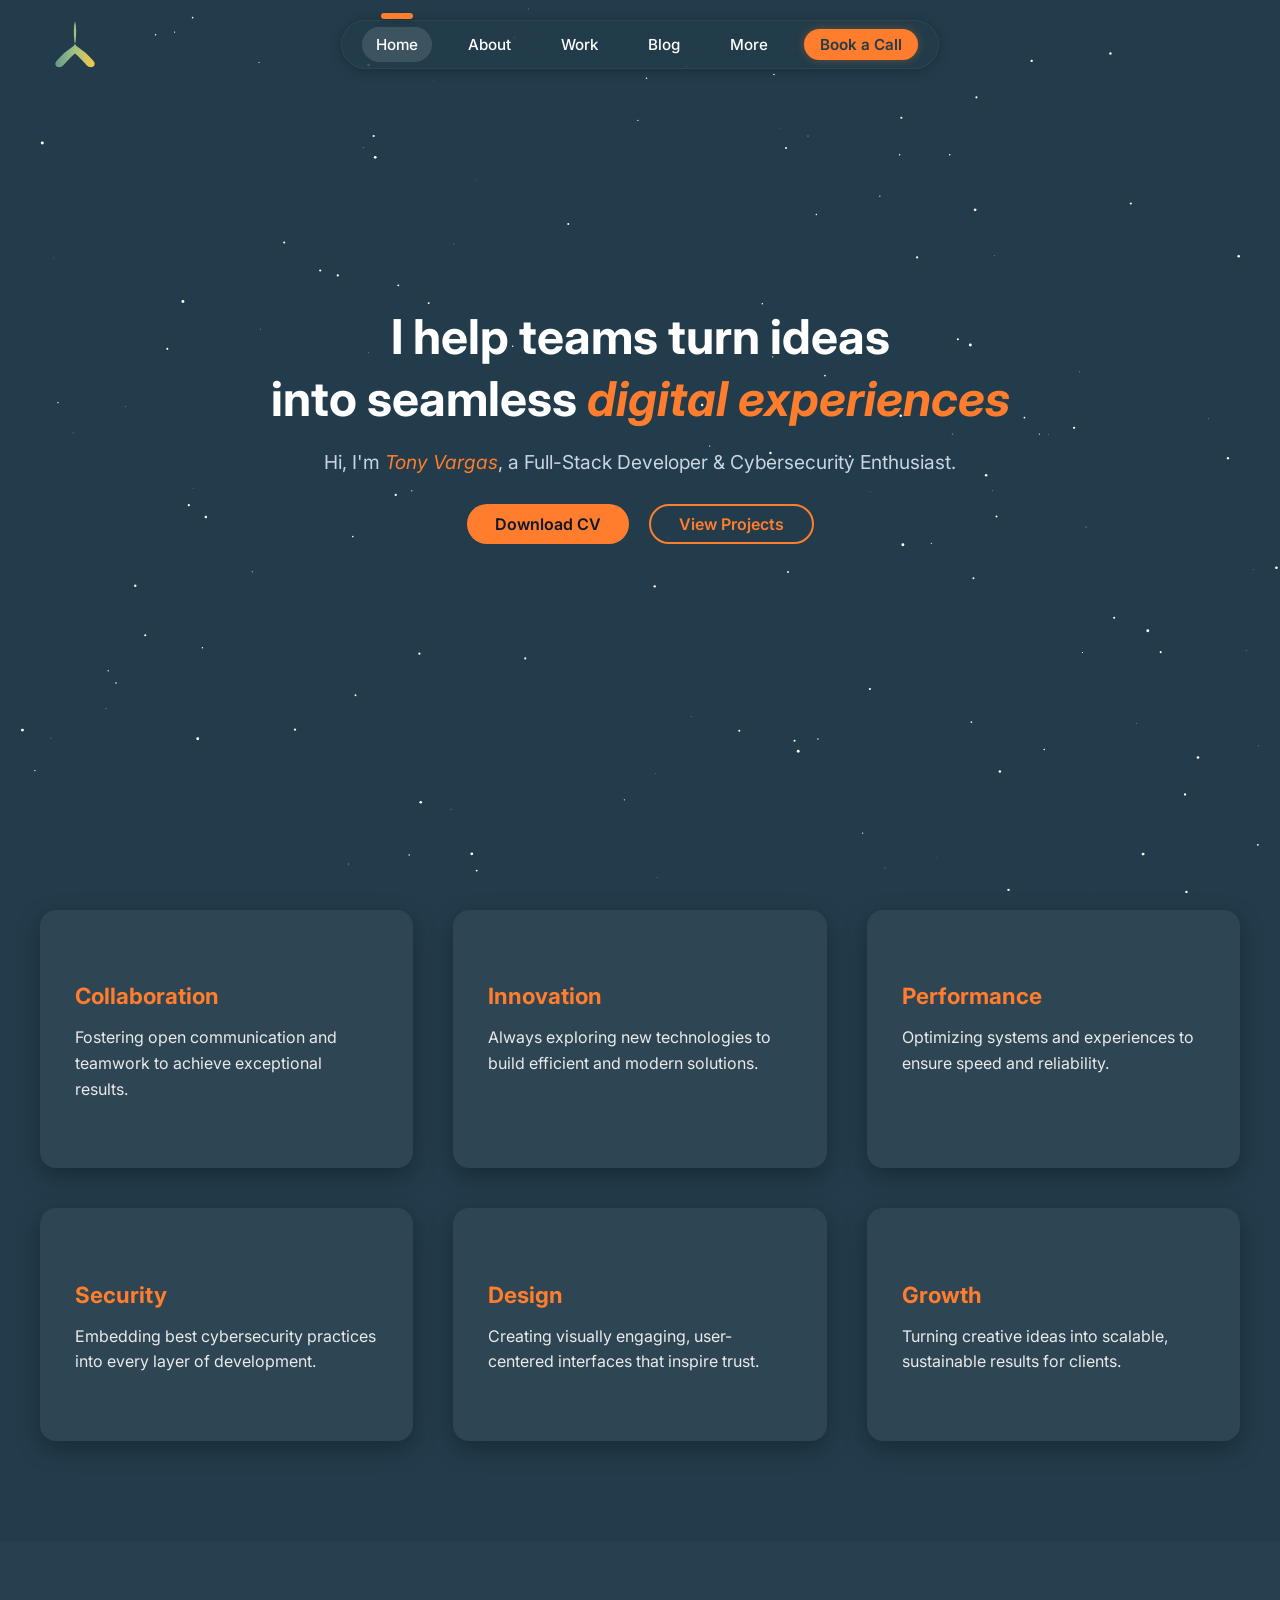
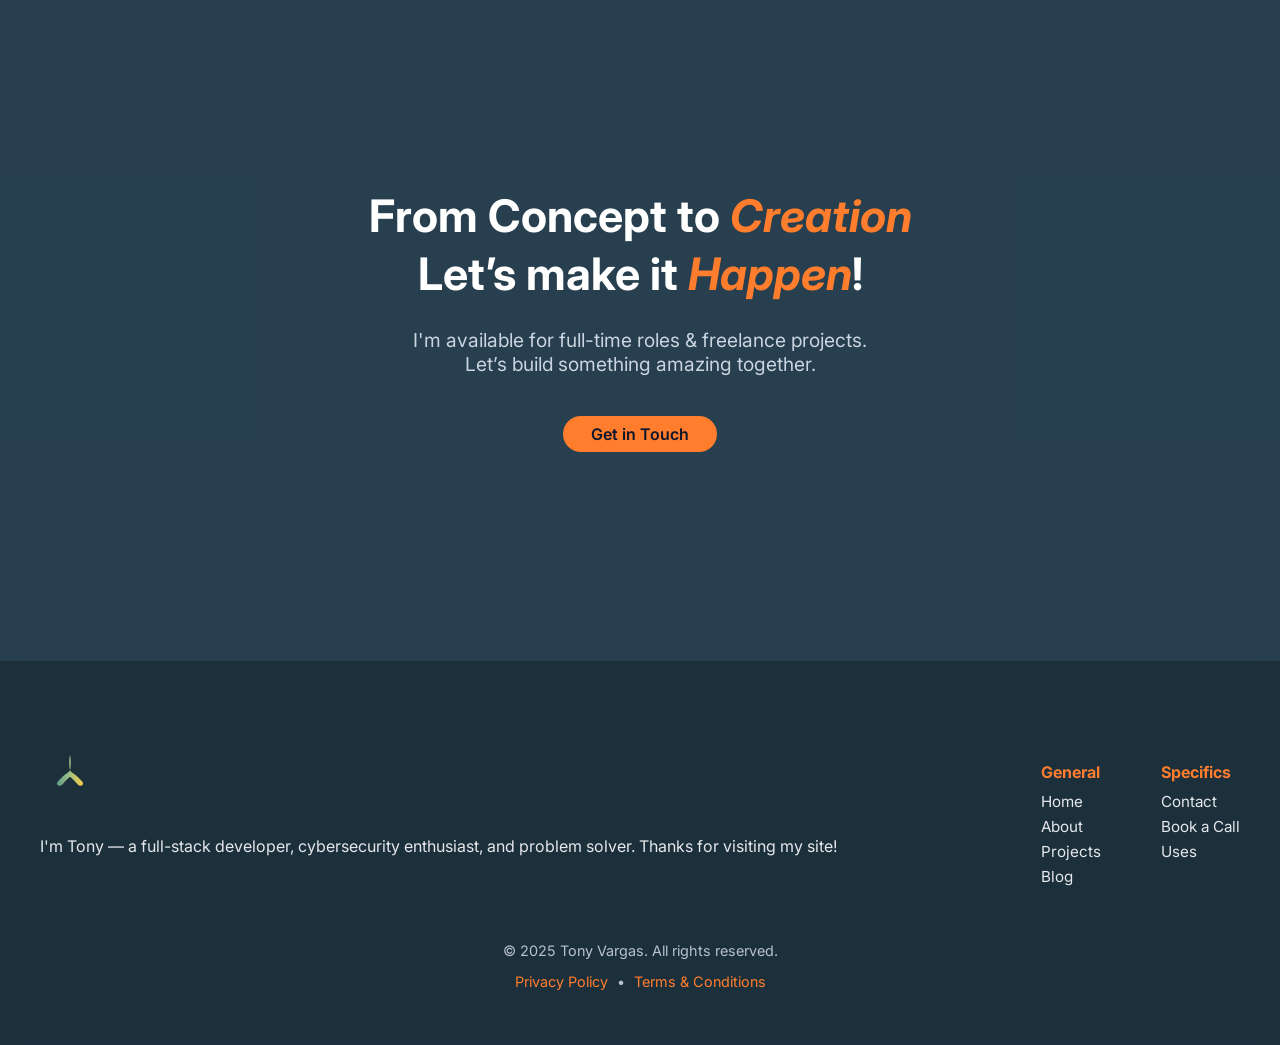
<file: index.html>
<!DOCTYPE html>
<html lang="en">
<head>
  <meta charset="UTF-8" />
  <meta name="viewport" content="width=device-width, initial-scale=1.0" />
  <title>Tony Vargas | Portfolio</title>

  <!-- Shared layout (navbar, logo, footer) -->
  <link rel="stylesheet" href="layout.css" />

  <!-- Page-specific styles -->
  <link rel="stylesheet" href="style.css" />

  <link href="https://fonts.googleapis.com/css2?family=Inter:wght@400;600;700&display=swap" rel="stylesheet" />
</head>

<body>
  <!-- ===== LOGO ===== -->
  <div class="logo-standalone">
    <img src="images/logo.svg" alt="Tony Vargas Logo" />
  </div>

  <!-- ===== NAVBAR ===== -->
  <div class="topbar">
    <nav class="nav-container">
      <ul class="nav-links">
        <li><a href="index.html" class="active">Home</a></li>
        <li><a href="about.html">About</a></li>
        <li><a href="#projects">Work</a></li>
        <li><a href="#blog">Blog</a></li>
        <li><a href="#more">More</a></li>
        <li><a href="#book" class="btn-pill">Book a Call</a></li>
      </ul>
    </nav>
  </div>

  <!-- ===== STARFIELD BACKGROUND ===== -->
  <canvas id="stars"></canvas>

  <!-- ===== HERO SECTION (TOP) ===== -->
  <section id="home" class="hero">
    <div class="hero-content">
      <h1>
        I help teams turn ideas<br />
        into seamless <span class="highlight">digital experiences</span>
      </h1>
      <p class="subtitle">
        Hi, I'm <span class="highlight">Tony Vargas</span>, a Full-Stack Developer & Cybersecurity Enthusiast.
      </p>
      <div class="hero-buttons">
        <a href="cv.pdf" class="btn-pill primary">Download CV</a>
        <a href="#projects" class="btn-pill secondary">View Projects</a>
      </div>
    </div>
  </section>

  <!-- ===== GRID SECTION ===== -->
  <section id="grid-section" class="grid-section">
    <div class="grid-container">

      <div class="grid-card">
        <h3>Collaboration</h3>
        <p>Fostering open communication and teamwork to achieve exceptional results.</p>
      </div>

      <div class="grid-card">
        <h3>Innovation</h3>
        <p>Always exploring new technologies to build efficient and modern solutions.</p>
      </div>

      <div class="grid-card">
        <h3>Performance</h3>
        <p>Optimizing systems and experiences to ensure speed and reliability.</p>
      </div>

      <div class="grid-card">
        <h3>Security</h3>
        <p>Embedding best cybersecurity practices into every layer of development.</p>
      </div>

      <div class="grid-card">
        <h3>Design</h3>
        <p>Creating visually engaging, user-centered interfaces that inspire trust.</p>
      </div>

      <div class="grid-card">
        <h3>Growth</h3>
        <p>Turning creative ideas into scalable, sustainable results for clients.</p>
      </div>

    </div>
  </section>

  <!-- ===== HERO SECTION (BOTTOM) ===== -->
  <section id="bottom-hero" class="hero bottom-hero">
    <div class="hero-content">
      <h1>
        From Concept to <span class="highlight">Creation</span><br />
        Let’s make it <span class="highlight">Happen</span>!
      </h1>
      <p class="subtitle">
        I'm available for full-time roles & freelance projects.<br />
        Let’s build something amazing together.
      </p>
      <div class="hero-buttons">
        <a href="#contact" class="btn-pill primary">Get in Touch</a>
      </div>
    </div>
  </section>

  <!-- ===== FOOTER ===== -->
  <footer class="footer">
    <div class="footer-content">
      <div class="footer-left">
        <img src="images/logo.svg" alt="Tony Vargas Logo" class="footer-logo" />
        <p>
          I'm Tony — a full-stack developer, cybersecurity enthusiast, and problem solver.
          Thanks for visiting my site!
        </p>
      </div>

      <div class="footer-links">
        <div>
          <h4>General</h4>
          <a href="index.html">Home</a>
          <a href="about.html">About</a>
          <a href="#projects">Projects</a>
          <a href="#blog">Blog</a>
        </div>

        <div>
          <h4>Specifics</h4>
          <a href="#contact">Contact</a>
          <a href="#book">Book a Call</a>
          <a href="#uses">Uses</a>
        </div>
      </div>
    </div>

    <div class="footer-bottom">
      <p>© 2025 Tony Vargas. All rights reserved.</p>
      <p>
        <a href="#">Privacy Policy</a> •
        <a href="#">Terms & Conditions</a>
      </p>
    </div>
  </footer>

  <!-- ===== STARFIELD SCRIPT ===== -->
  <script>
    const canvas = document.getElementById("stars");
    const ctx = canvas.getContext("2d");

    function resizeCanvas() {
      canvas.width = window.innerWidth;
      canvas.height = window.innerHeight;
    }
    resizeCanvas();
    window.addEventListener("resize", resizeCanvas);

    let stars = Array.from({ length: 150 }, () => ({
      x: Math.random() * canvas.width,
      y: Math.random() * canvas.height,
      radius: Math.random() * 1.5,
      speed: Math.random() * 0.5 + 0.2
    }));

    function animateStars() {
      ctx.clearRect(0, 0, canvas.width, canvas.height);
      ctx.fillStyle = "white";
      stars.forEach(star => {
        ctx.beginPath();
        ctx.arc(star.x, star.y, star.radius, 0, Math.PI * 2);
        ctx.fill();
        star.y += star.speed;
        if (star.y > canvas.height) {
          star.y = 0;
          star.x = Math.random() * canvas.width;
        }
      });
      requestAnimationFrame(animateStars);
    }
    animateStars();
  </script>
</body>
</html>
</file>
<file: layout.css>
/* =========================================================
   LAYOUT.CSS — Shared navbar, logo, and footer styles
   Used by: index.html, about.html, and future pages
   ========================================================= */

/* ===== GLOBAL ===== */
body {
  font-family: 'Inter', sans-serif;
  color: #e5e7eb;
  margin: 0;
  overflow-x: hidden;
}

/* ===== LOGO ===== */
.logo-standalone {
  position: fixed;
  top: 0;
  left: 30px;
  z-index: 1100;
}

.logo-standalone img {
  height: 90px;
  width: auto;
}

/* ===== NAVIGATION BAR ===== */
.topbar {
  position: fixed;
  top: 20px;
  width: 100%;
  display: flex;
  justify-content: center;
  align-items: center;
  background: transparent;
  z-index: 1000;
}

.nav-container {
  display: flex;
  justify-content: center;
  align-items: center;
}

.nav-links {
  list-style: none;
  display: flex;
  gap: 22px;
  margin: 0;
  padding: 6px 20px;
  background: rgba(35, 60, 75, 0.65); /* translucent Blue Dianne */
  backdrop-filter: blur(18px);
  border: 1px solid rgba(255, 255, 255, 0.05);
  border-radius: 999px;
  box-shadow: 0 2px 12px rgba(0, 0, 0, 0.25);
}

.nav-links li {
  display: flex;
  align-items: center;
}

.nav-links a {
  color: #ffffff;
  font-weight: 500;
  text-decoration: none;
  padding: 8px 14px;
  border-radius: 999px;
  transition: all 0.3s ease;
  position: relative;
  font-size: 0.95rem;
}

.nav-links a:hover {
  background: rgba(255, 255, 255, 0.08);
}

.nav-links a.active {
  background: rgba(255, 255, 255, 0.12);
}

/* Small orange tab above active item */
.nav-links a.active::before {
  content: "";
  position: absolute;
  top: -14px;
  left: 50%;
  transform: translateX(-50%);
  width: 32px;
  height: 6px;
  background: #FF7D2D;
  border-radius: 3px;
  box-shadow: 0 2px 6px rgba(0, 0, 0, 0.25);
}

/* ===== BOOK A CALL BUTTON ===== */
.nav-links .btn-pill {
  background: #FF7D2D;
  color: #233C4B !important;
  font-weight: 600;
  border-radius: 999px;
  padding: 8px 16px;
  box-shadow: 0 0 10px rgba(255, 125, 45, 0.3);
  transition: background 0.3s ease, transform 0.2s ease;
}

.nav-links .btn-pill:hover {
  background: #FAC846;
  transform: translateY(-1px);
}

/* ===== FOOTER ===== */
.footer {
  padding: 80px 40px 40px;
  background: rgba(0, 0, 0, 0.2);
  color: #e5e7eb;
  backdrop-filter: blur(10px);
}

.footer-content {
  display: flex;
  justify-content: space-between;
  flex-wrap: wrap;
  max-width: 1200px;
  margin: 0 auto 40px;
}

.footer-left {
  flex: 1;
  min-width: 250px;
  margin-bottom: 30px;
}

.footer-logo {
  height: 60px;
  margin-bottom: 15px;
}

.footer-links {
  display: flex;
  gap: 60px;
}

.footer-links div {
  display: flex;
  flex-direction: column;
}

.footer-links h4 {
  color: #FF7D2D;
  margin-bottom: 10px;
}

.footer-links a {
  color: #e5e7eb;
  text-decoration: none;
  margin-bottom: 6px;
  font-size: 0.95rem;
}

.footer-links a:hover {
  color: #FAE846;
}

.footer-bottom {
  text-align: center;
  font-size: 0.9rem;
  color: #b8c1cc;
}

.footer-bottom a {
  color: #FF7D2D;
  text-decoration: none;
  margin: 0 5px;
}

.footer-bottom a:hover {
  color: #FAE846;
}

/* ===== RESPONSIVE ===== */
@media (max-width: 768px) {
  .nav-links {
    gap: 10px;
    padding: 6px 15px;
  }

  .nav-links a {
    padding: 8px 12px;
  }

  .footer-content {
    flex-direction: column;
    text-align: center;
    gap: 40px;
  }
}
</file>
<file: style.css>
/* =========================================================
   STYLE.CSS — Home Page Styles
   ========================================================= */

/* ===== GLOBAL BACKGROUND ===== */
body {
  background: #233C4B; /* Blue Dianne */
  min-height: 100vh;
}

/* ===== STARFIELD BACKGROUND CANVAS ===== */
canvas#stars {
  position: fixed;
  top: 0;
  left: 0;
  z-index: -1;
}

/* ===== HERO SECTION (TOP) ===== */
.hero {
  display: flex;
  justify-content: center;
  align-items: center;
  text-align: center;
  min-height: 90vh;
  padding: 0 20px;
}

.hero-content {
  max-width: 900px;
}

.hero h1 {
  font-size: 3rem;
  line-height: 1.3;
  font-weight: 700;
  margin-bottom: 20px;
  color: #fff;
}

.hero .highlight {
  color: #FF7D2D; /* Crusta Orange */
  font-style: italic;
}

.subtitle {
  font-size: 1.2rem;
  margin-bottom: 30px;
  color: #cbd5e1;
}

/* ===== HERO BUTTONS ===== */
.hero-buttons {
  display: flex;
  gap: 20px;
  justify-content: center;
}

.btn-pill {
  display: inline-flex;
  align-items: center;
  justify-content: center;
  border-radius: 999px;
  font-weight: 600;
  padding: 10px 28px;
  line-height: 1;
  text-decoration: none;
  border: none;
  transition: all 0.3s ease;
  cursor: pointer;
  font-size: 1rem;
}

.btn-pill.primary {
  background: #FF7D2D;
  color: #0f172a;
}

.btn-pill.primary:hover {
  background: #FAE846;
}

.btn-pill.secondary {
  border: 2px solid #FF7D2D;
  color: #FF7D2D;
  background: transparent;
}

.btn-pill.secondary:hover {
  background: #FF7D2D;
  color: #0f172a;
}

/* ===== GRID SECTION ===== */
.grid-section {
  padding: 100px 40px;
  display: flex;
  justify-content: center;
  align-items: center;
}

.grid-container {
  display: grid;
  grid-template-columns: repeat(auto-fit, minmax(320px, 1fr));
  gap: 40px;
  max-width: 1200px;
  width: 100%;
}

.grid-card {
  background: rgba(255, 255, 255, 0.05);
  border-radius: 16px;
  padding: 50px 35px;
  color: #fff;
  text-align: left;
  box-shadow: 0 8px 25px rgba(0, 0, 0, 0.3);
  transition: all 0.3s ease;
  backdrop-filter: blur(12px);
}

.grid-card:hover {
  transform: translateY(-6px);
  background: rgba(255, 255, 255, 0.1);
}

.grid-card h3 {
  color: #FF7D2D;
  font-size: 1.4rem;
  margin-bottom: 15px;
}

.grid-card p {
  color: #EAEAEA;
  line-height: 1.6;
  font-size: 1rem;
}

/* ===== BOTTOM HERO SECTION ===== */
.bottom-hero {
  display: flex;
  justify-content: center;
  align-items: center;
  text-align: center;
  min-height: 80vh;
  padding: 0 20px;
  background: rgba(255, 255, 255, 0.02);
}

.bottom-hero .hero-content {
  max-width: 900px;
}

.bottom-hero h1 {
  font-size: 2.8rem;
  line-height: 1.3;
  font-weight: 700;
  margin-bottom: 25px;
  color: #fff;
}

.bottom-hero .highlight {
  color: #FF7D2D;
}

.bottom-hero .subtitle {
  font-size: 1.2rem;
  margin-bottom: 40px;
  color: #cbd5e1;
}

/* ===== RESPONSIVE ===== */
@media (max-width: 768px) {
  .hero h1,
  .bottom-hero h1 {
    font-size: 2rem;
  }

  .hero-buttons {
    flex-direction: column;
    gap: 15px;
  }

  .grid-section {
    padding: 60px 20px;
  }

  .grid-container {
    gap: 25px;
  }
}
</file>
